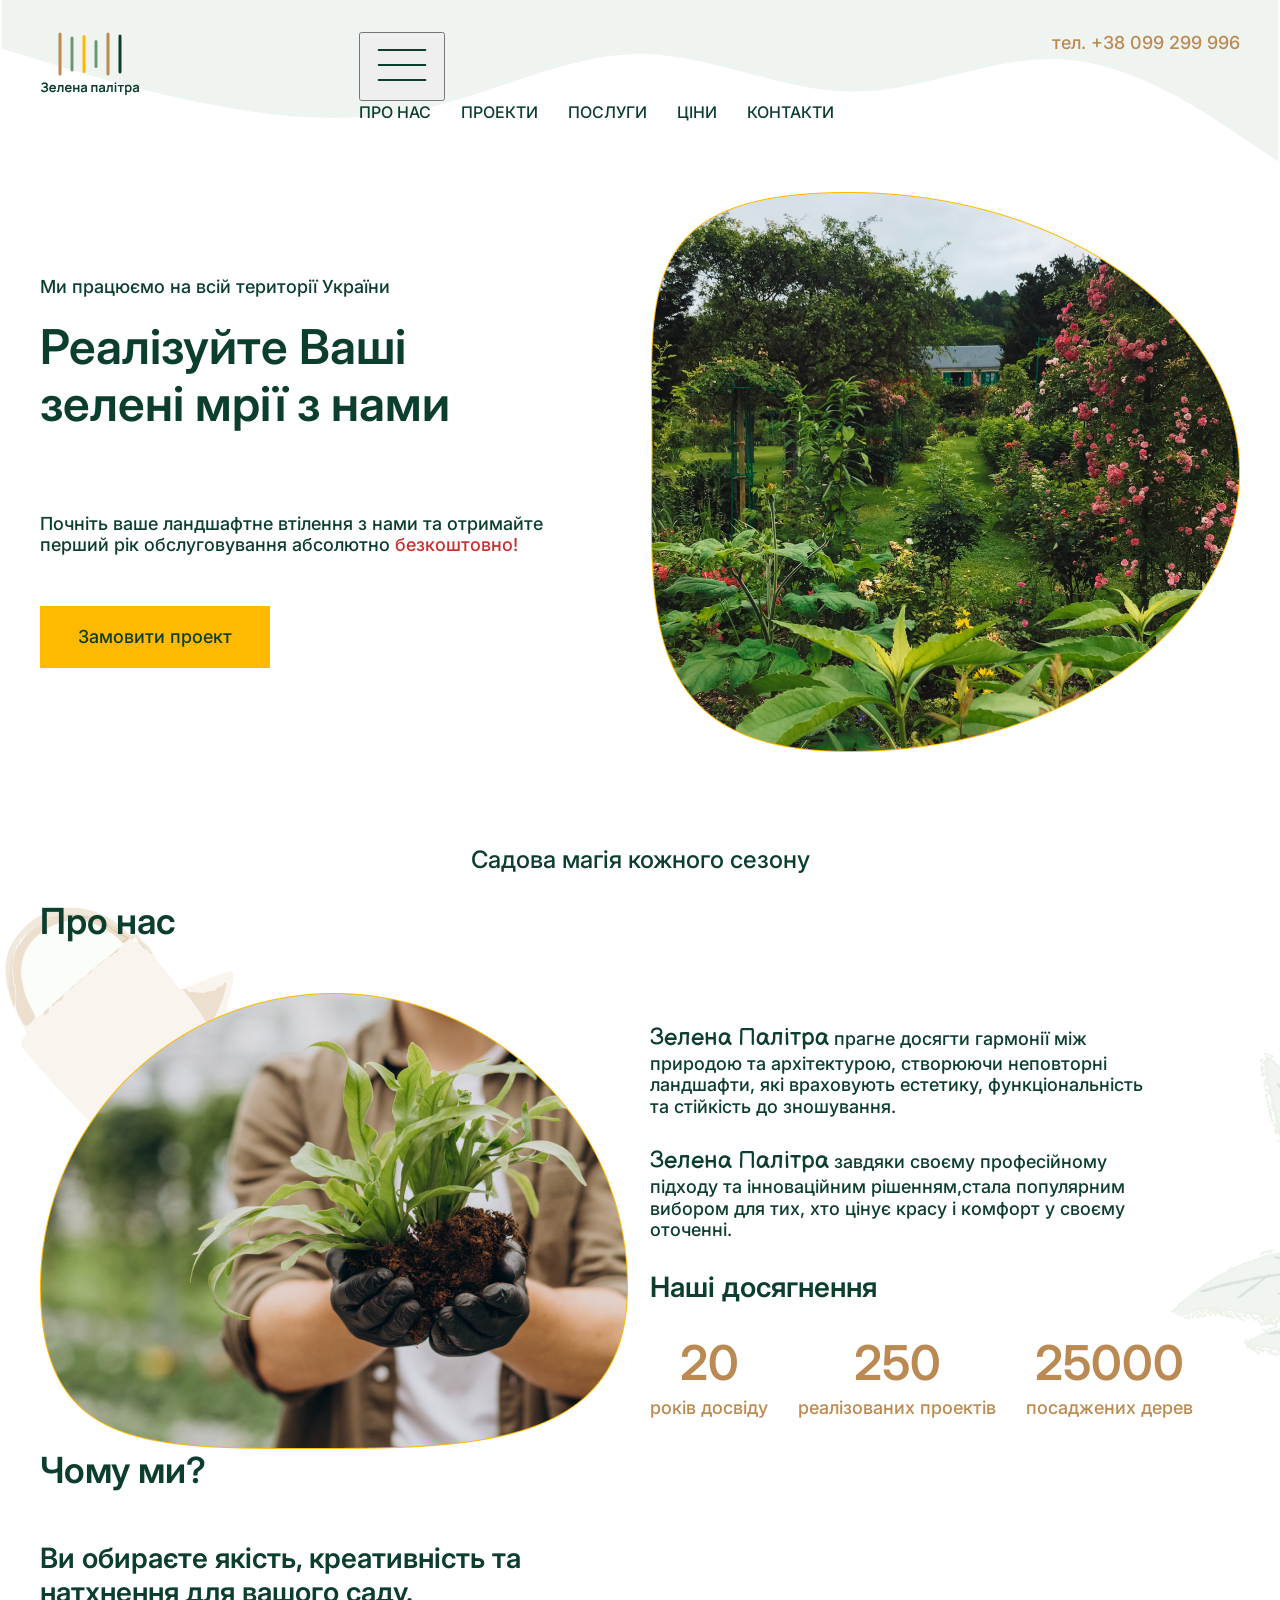
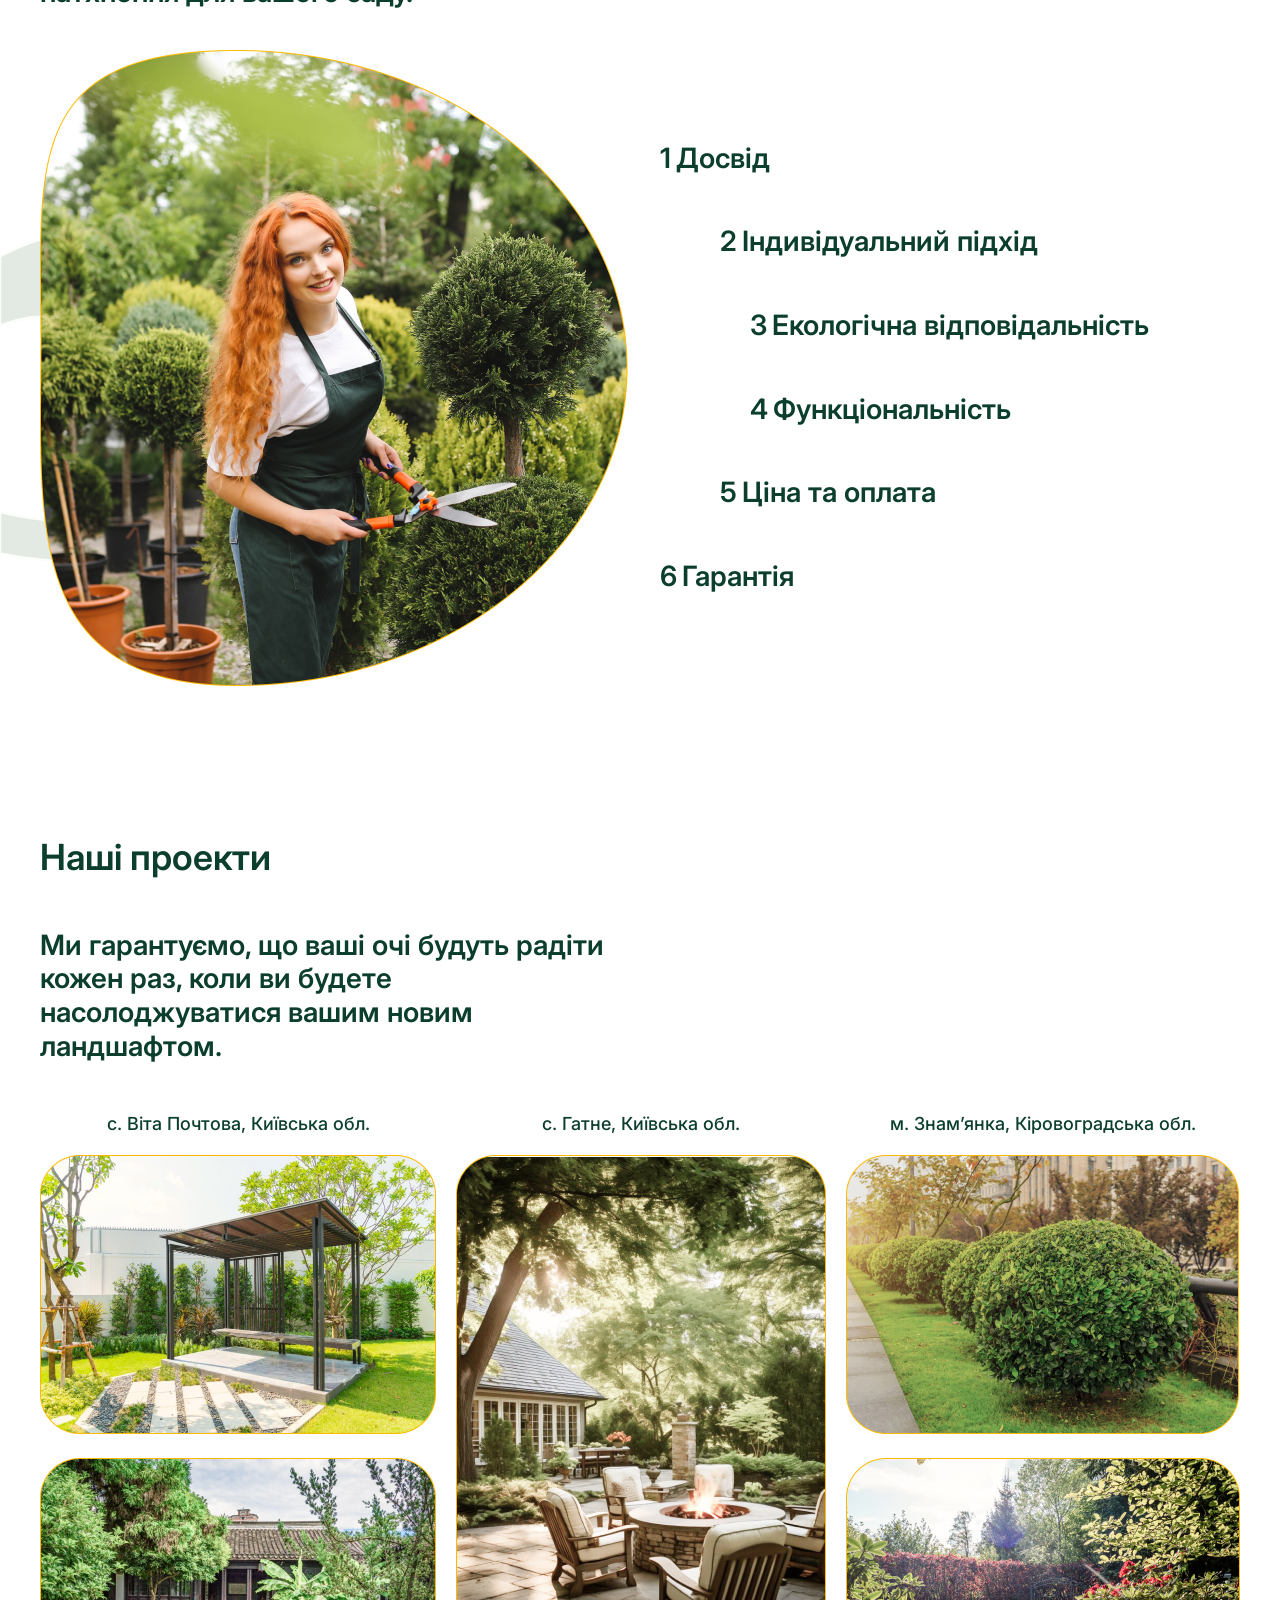
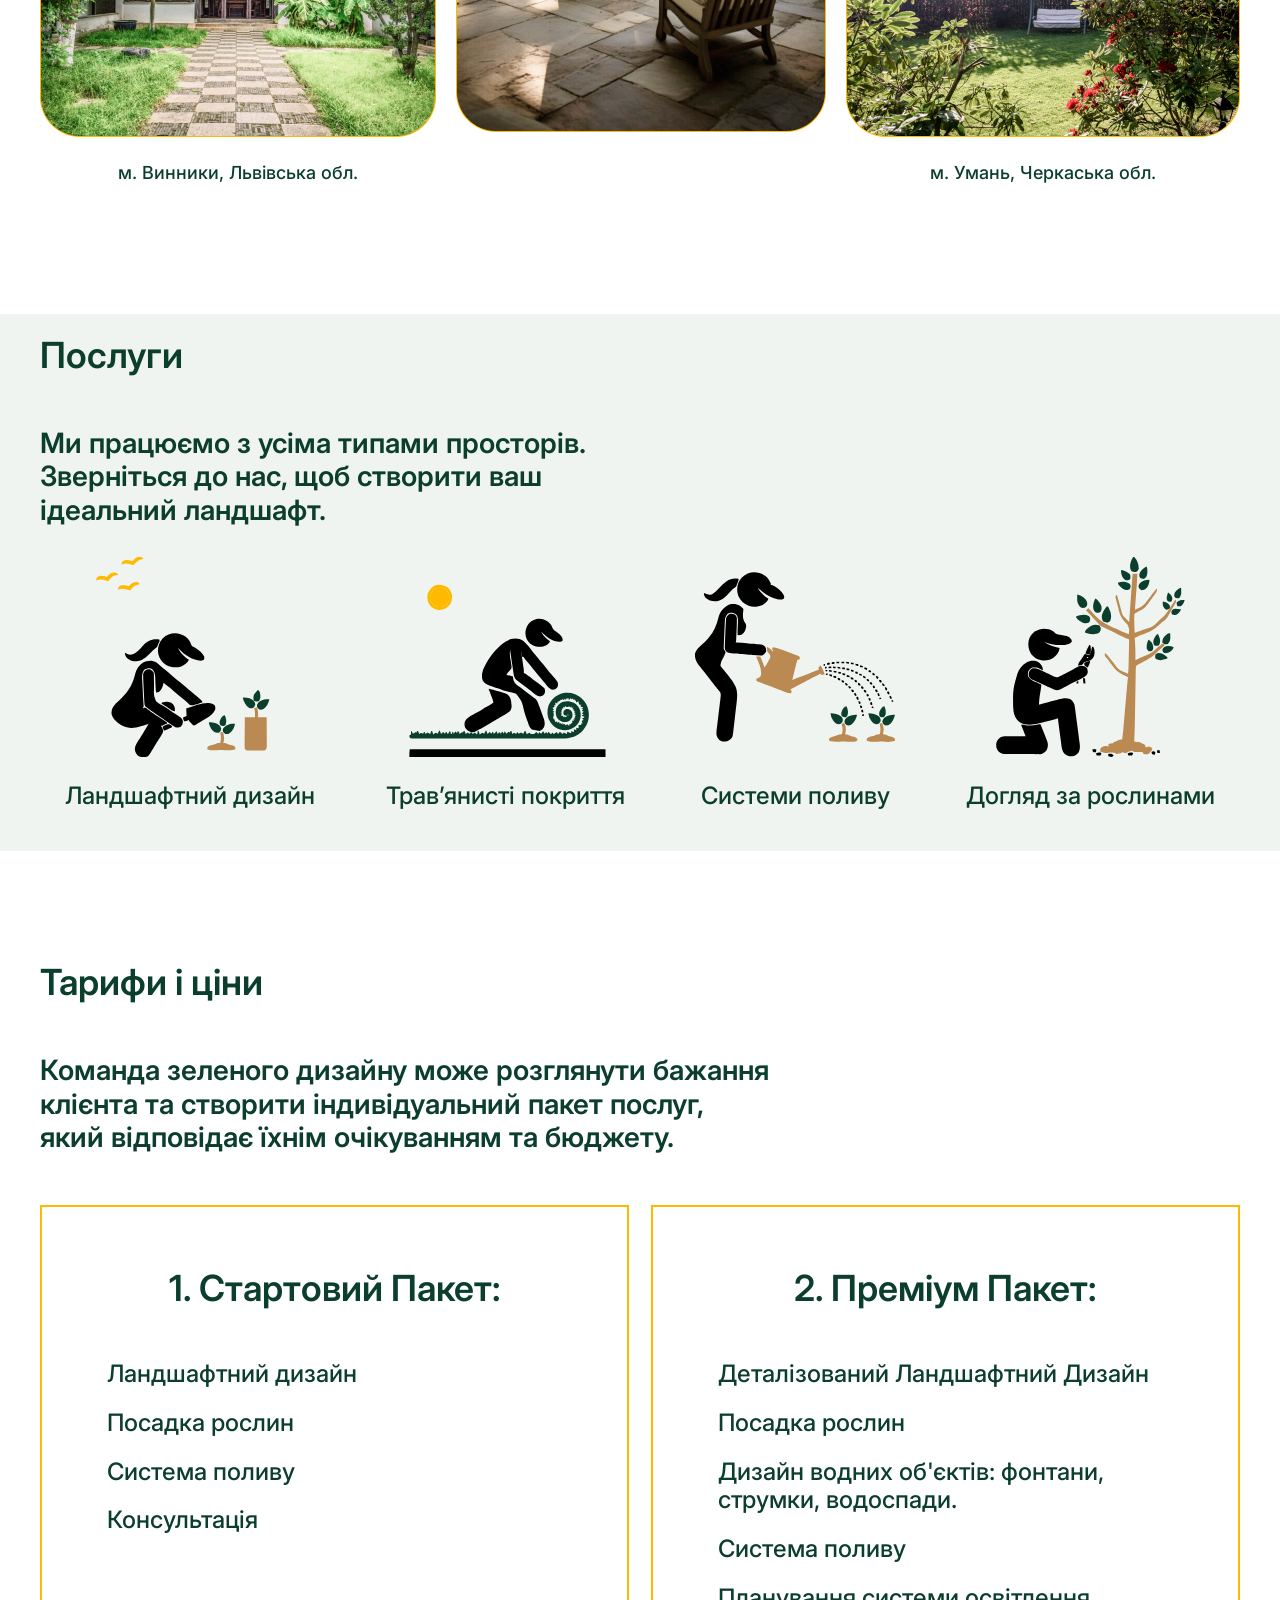
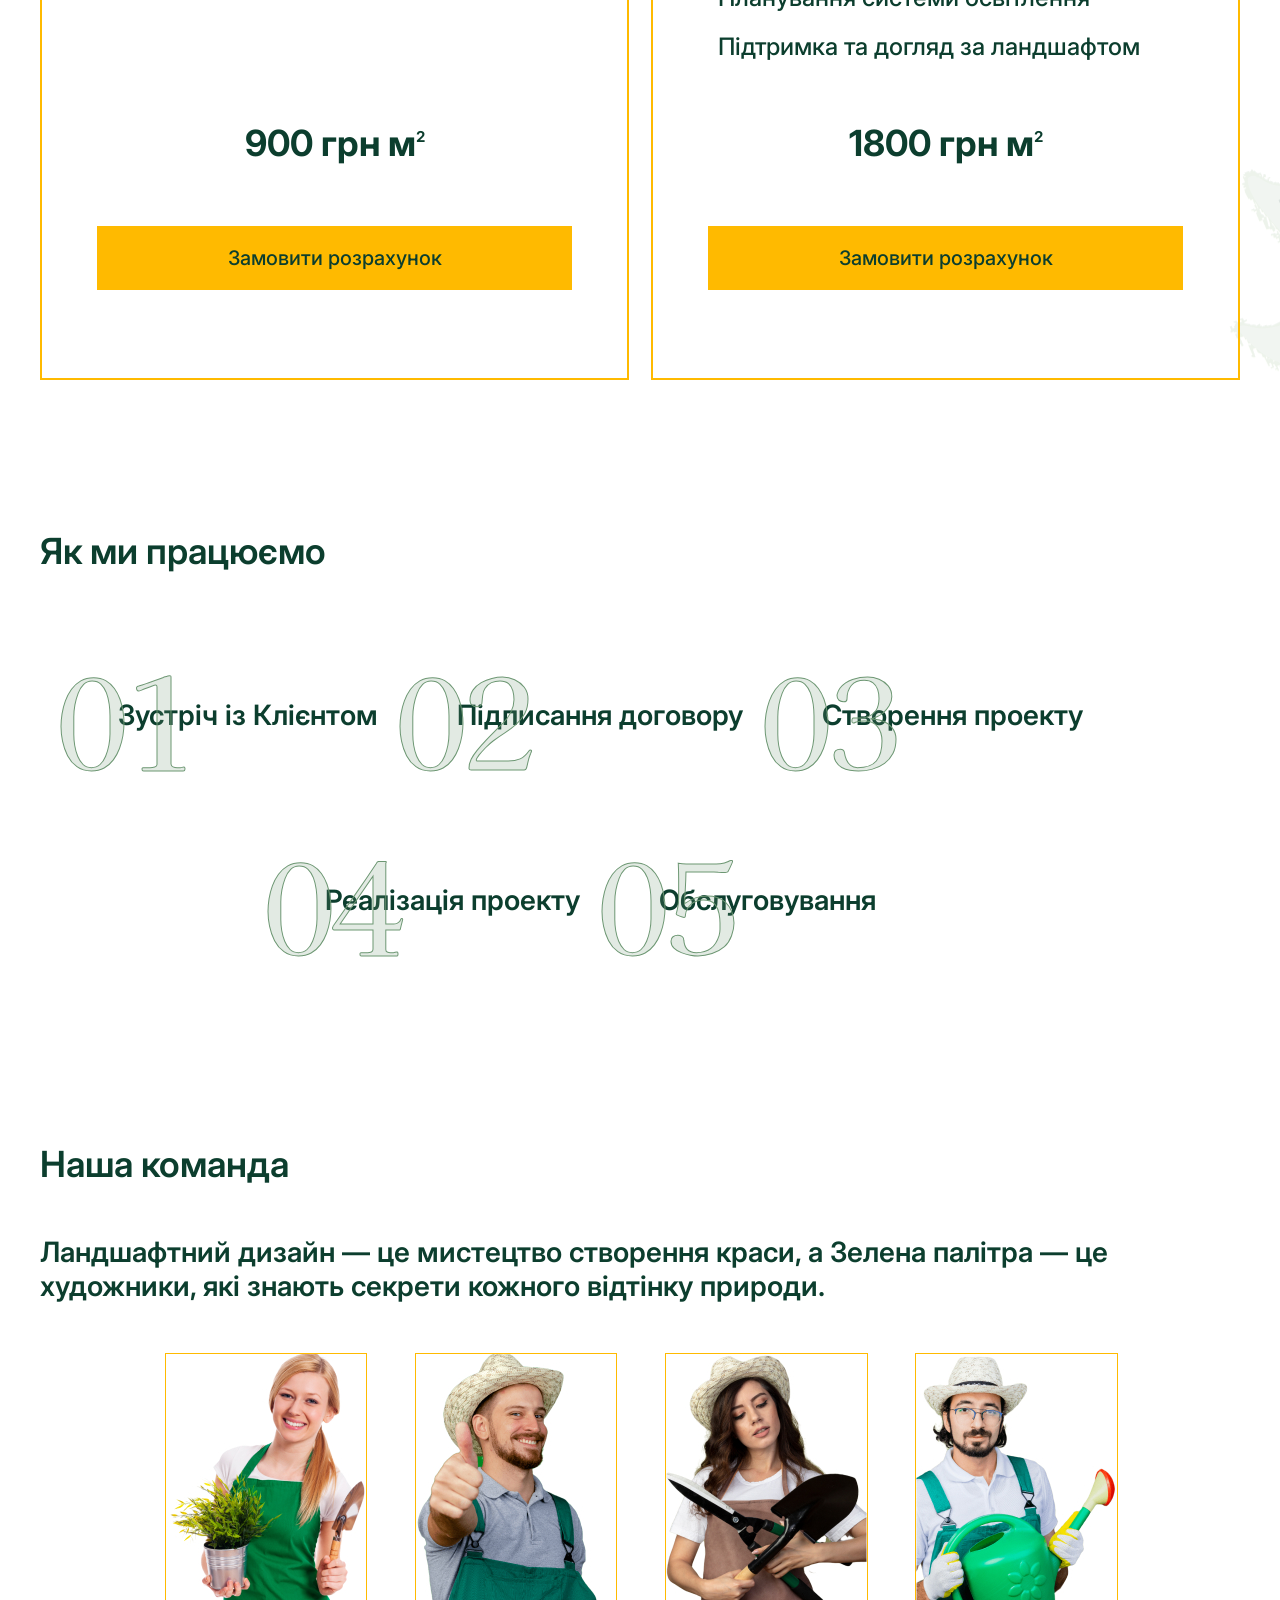
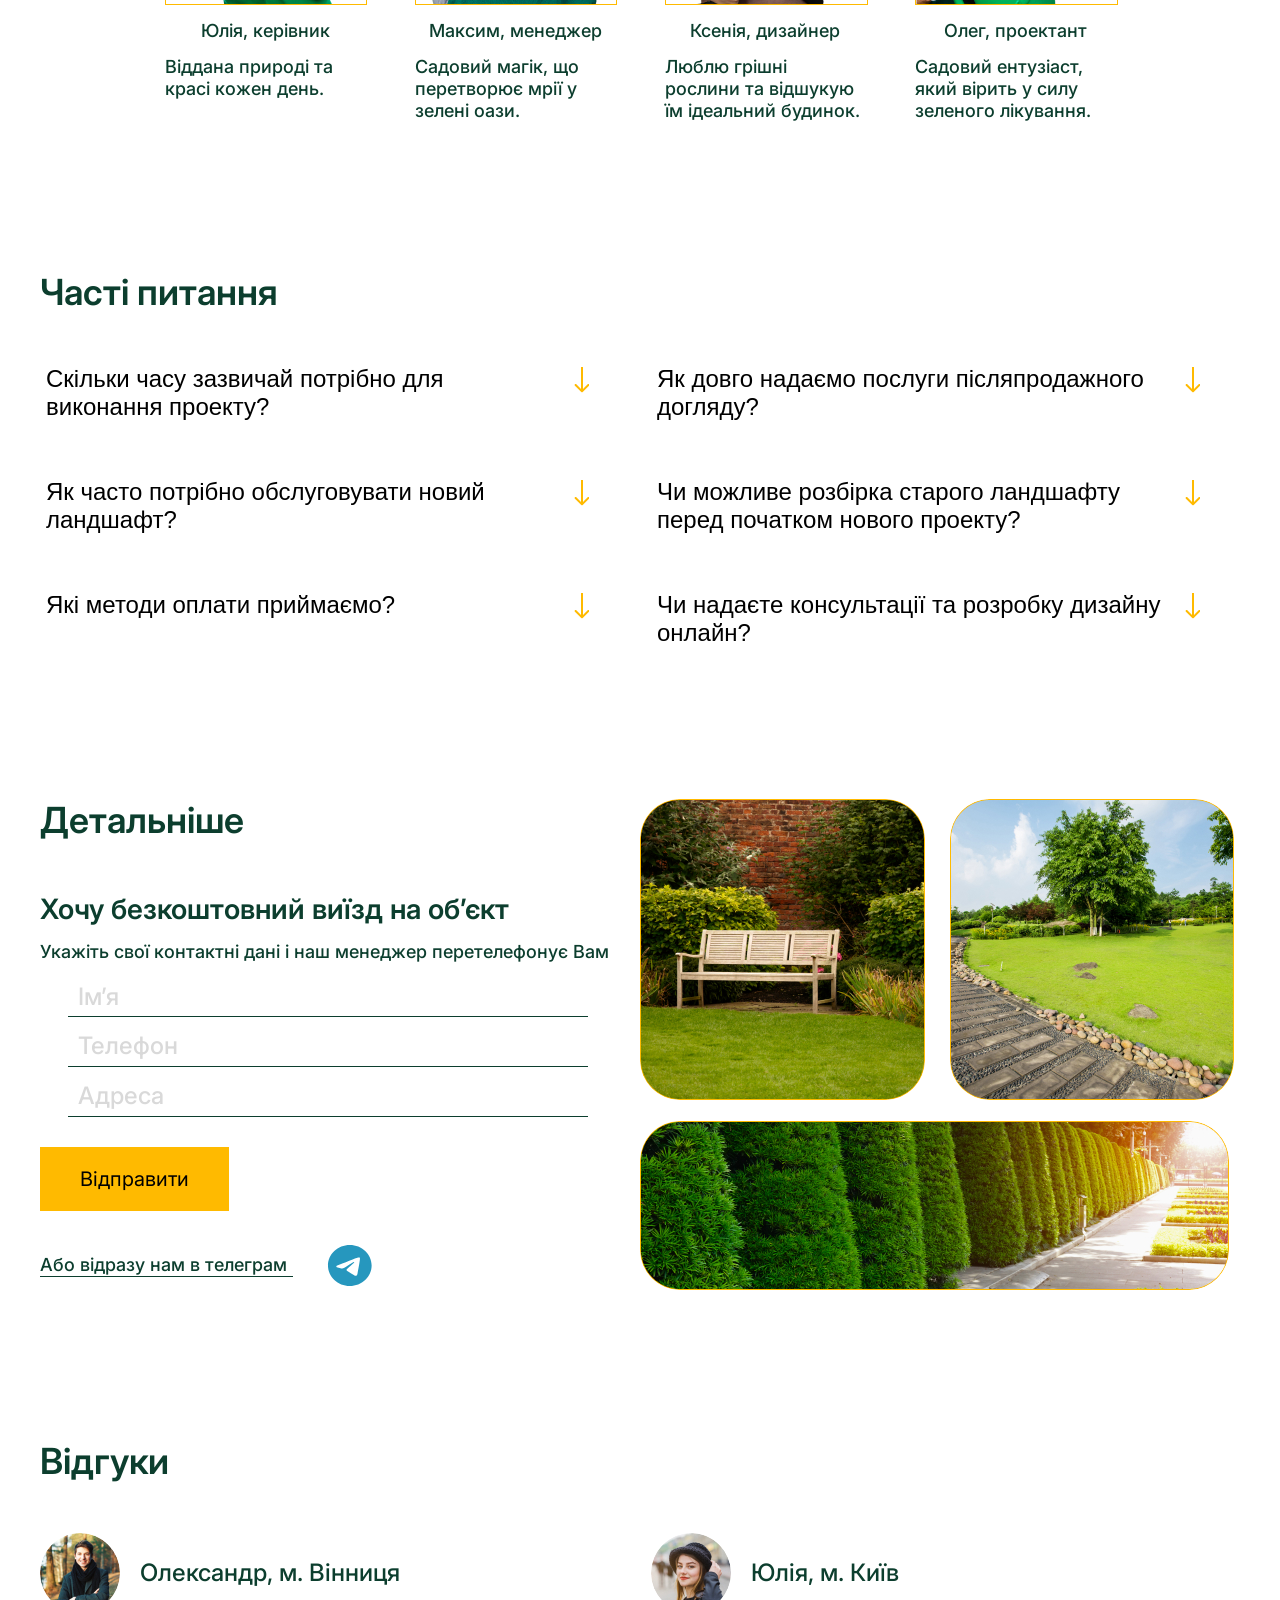
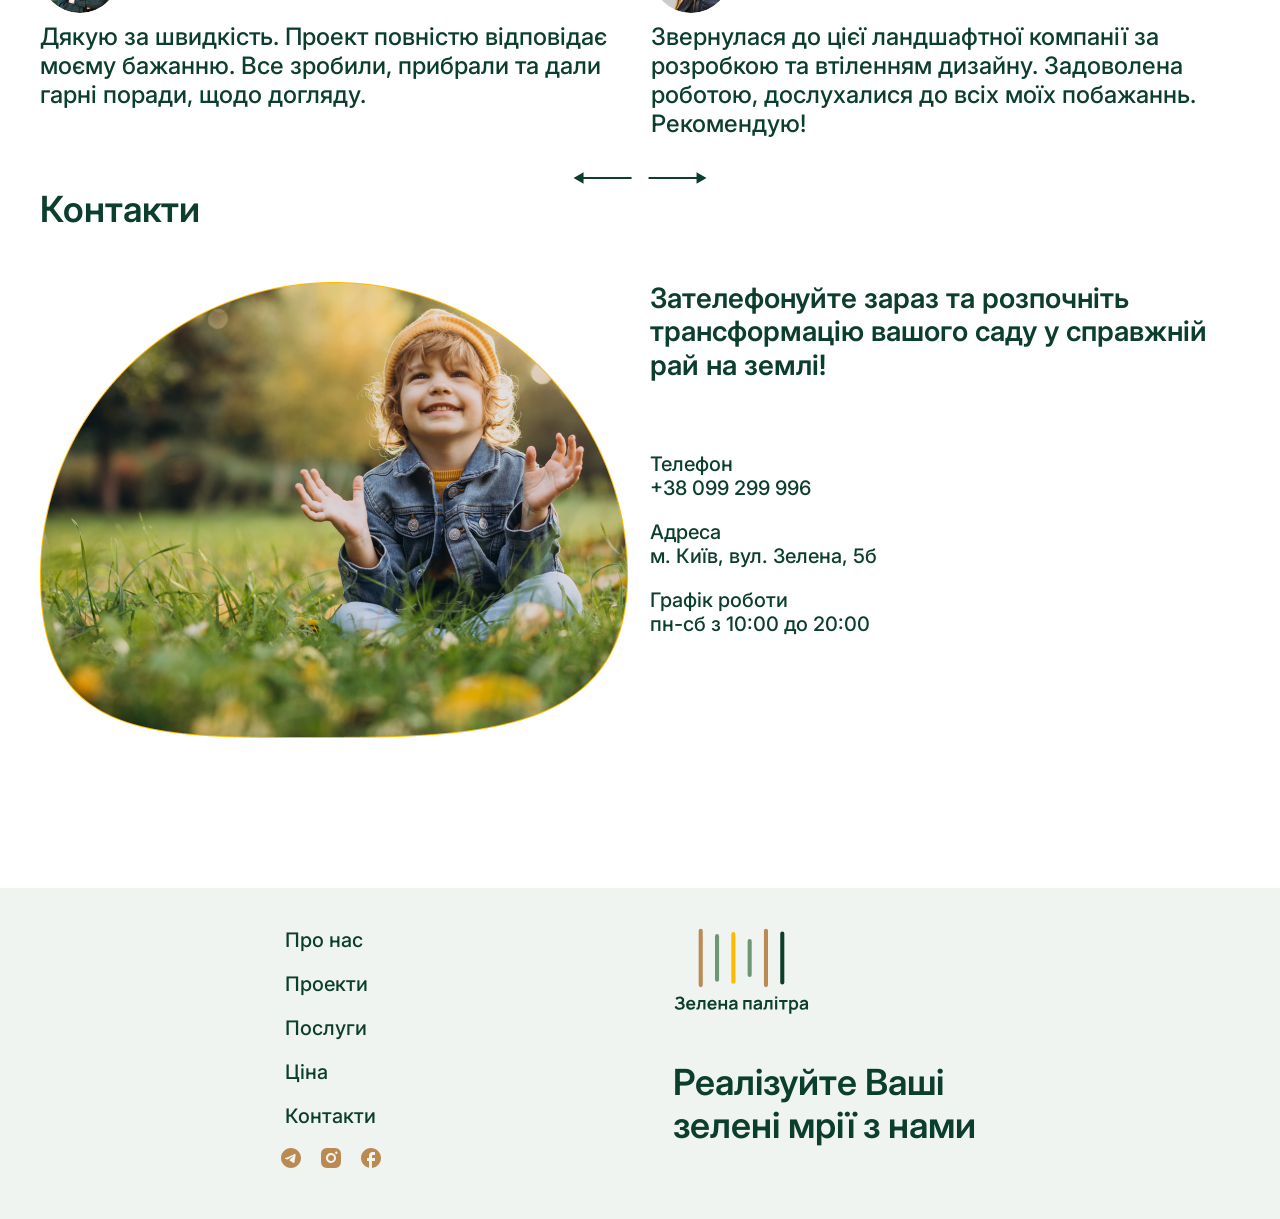
<file: index.html>
<!DOCTYPE html>
<html lang="uk">
  <head>
    <meta charset="UTF-8" />
    <meta name="viewport" content="width=device-width, initial-scale=1.0" />
    <link rel="stylesheet" href="css/reset.css" />
    <link
      rel="stylesheet"
      href="https://cdn.jsdelivr.net/npm/swiper@11/swiper-bundle.min.css"
    />
    <link rel="stylesheet" href="css/style.css" />
    <title>Зелена мрія</title>
    <link rel="preconnect" href="https://fonts.googleapis.com" />
    <link rel="preconnect" href="https://fonts.gstatic.com" crossorigin />
    <link
      href="https://fonts.googleapis.com/css2?family=Balsamiq+Sans&family=Inter:ital,opsz,wght@0,14..32,100..900;1,14..32,100..900&family=Kaisei+Decol&family=Manrope:wght@200..800&display=swap"
      rel="stylesheet"
    />
  </head>
  <body>
    <header class="header headersection-mb">
      <div class="container">
        <div class="header__inner">
          <div class="header-top">
            <a class="logo" href="#">
              <img
                class="logo__img"
                src="images/logo.svg"
                alt="логотип Зелена палітра"
              />
            </a>
            <nav class="menu">
              <button class="menu__btn">
                <svg width="70" height="60" viewBox="0 0 70 60" fill="none" xmlns="http://www.w3.org/2000/svg">
                  <path d="M11.6667 15H58.3333M11.6667 30H58.3333M11.6667 45H58.3333" stroke="#0C3E2E" stroke-width="2" stroke-linecap="round" stroke-linejoin="round" />
                </svg>
              </button>
              <ul class="menu__list">
                <li class="menu__item">
                  <a href="#" class="menu__link">Про нас</a>
                </li>
                <li class="menu__item">
                  <a href="#" class="menu__link">Проекти</a>
                </li>
                <li class="menu__item">
                  <a href="#" class="menu__link">Послуги</a>
                </li>
                <li class="menu__item">
                  <a href="#" class="menu__link">Ціни</a>
                </li>
                <li class="menu__item">
                  <a href="#" class="menu__link">Контакти</a>
                </li>
              </ul>
            </nav>
            <a class="phone" href="tel:+38099299996">тел. +38 099 299 996</a>
          </div>

          <div class="header-content">
            <div class="header-content__inner">
              <div class="header-content__box">
                <p class="header-content__text">
                  Ми працюємо на всій території України
                </p>
                <h1 class="header-content__title">
                  Реалізуйте Ваші зелені мрії з нами
                </h1>
                <p class="header-content__text">
                  Почніть ваше ландшафтне втілення з нами та отримайте перший
                  рік обслуговування абсолютно <span>безкоштовно!</span>
                </p>
                <a class="header-content__btn" href="#">Замовити проект</a>
              </div>
              <img
                class="header-content__img"
                src="images/header-top.png"
                alt=""
              />
            </div>
          </div>
          <p class="header__text">Садова магія кожного сезону</p>
        </div>
      </div>
    </header>
    
    <main class="main">
      <section class="aboutsection-mb">
        <div class="container">
          <h2 class="title">Про нас</h2>
          <div class="about__inner">
            <img class="about__inner-img" src="images/about-img.png" alt="" />
            <div class="about__inner-box">
              <p class="about__inner-text">
                <span>Зелена Палітра</span> прагне досягти гармонії між природою
                та архітектурою, створюючи неповторні ландшафти, які враховують
                естетику, функціональність та стійкість до зношування.
              </p>
              <p class="about__inner-text">
                <span>Зелена Палітра</span> завдяки своєму професійному підходу
                та інноваційним рішенням,стала популярним вибором для тих, хто
                цінує красу і комфорт у своєму оточенні.
              </p>
              <h3 class="about__inner-title">Наші досягнення</h3>
              <dl class="about__inner-list">
                <div>
                  <dt>20</dt>
                  <dd>років досвіду</dd>
                </div>
                <div>
                  <dt>250</dt>
                  <dd>реалізованих проектів</dd>
                </div>
                <div>
                  <dt>25000</dt>
                  <dd>посаджених дерев</dd>
                </div>
              </dl>
            </div>
          </div>
        </div>
      </section>
      <section class="why section-mb">
        <div class="container">
          <h2 class="title">Чому ми?</h2>
          <p class="why__text">
            Ви обираєте якість, креативність та натхнення для вашого саду.
          </p>
          <div class="why__inner">
            <img class="why-img" src="images/why-img.png" alt="" />
            <ol class="why__inner-list">
              <li class="why_inner-item">Досвід</li>
              <li class="why_inner-item pl--60">Індивідуальний підхід</li>
              <li class="why_inner-item pl--90">Екологічна відповідальність</li>
              <li class="why_inner-item pl--90">Функціональність</li>
              <li class="why_inner-item pl--60">Ціна та оплата</li>
              <li class="why_inner-item">Гарантія</li>
            </ol>
          </div>
        </div>
      </section>
      <section class="projects section-ms">
        <div class="container">
          <h2 class="title">Наші проекти</h2>
          <p class="projects__text">
            Ми гарантуємо, що ваші очі будуть радіти кожен раз, коли ви будете
            насолоджуватися вашим новим ландшафтом.
          </p>
          <div class="projecrts__gallery">
            <div class="projecrts__gallery-item">
              <p class="projecrts__gallery-text">
                с. Віта Почтова, Київська обл.
              </p>
              <img
                class="projecrts__gallery-img"
                src="images/gallery/1.png"
                alt=""
              />
            </div>

            <div class="projecrts__gallery-item gallery--item">
              <p class="projecrts__gallery-text">с. Гатне, Київська обл.</p>
              <img
                class="projecrts__gallery-img"
                src="images/gallery/2.png"
                alt=""
              />
            </div>

            <div class="projecrts__gallery-item">
              <p class="projecrts__gallery-text">
                м. Знам’янка, Кіровоградська обл.
              </p>
              <img
                class="projecrts__gallery-img"
                src="images/gallery/3.png"
                alt=""
              />
            </div>

            <div class="projecrts__gallery-item">
              <img
                class="projecrts__gallery-img"
                src="images/gallery/4.png"
                alt=""
              />
              <p class="projecrts__gallery-text">м. Винники, Львівська обл.</p>
            </div>

            <div class="projecrts__gallery-item">
              <img
                class="projecrts__gallery-img"
                src="images/gallery/5.png"
                alt=""
              />
              <p class="projecrts__gallery-text">м. Умань, Черкаська обл.</p>
            </div>
          </div>
        </div>
      </section>
      <section class="services section-ms">
        <div class="container">
          <h2 class="title">Послуги</h2>
          <p class="services__text">
            Ми працюємо з усіма типами просторів. Зверніться до нас, щоб
            створити ваш ідеальний ландшафт.
          </p>
          <ul class="services__list">
            <li class="services__item">
              <img src="images/serv-1.svg" alt="" />
              <p class="services__item-text">Ландшафтний дизайн</p>
            </li>

            <li class="services__item">
              <img src="images/serv-2.svg" alt="" />
              <p class="services__item-text">Трав’янисті покриття</p>
            </li>

            <li class="services__item">
              <img src="images/serv-3.svg" alt="" />
              <p class="services__item-text">Системи поливу</p>
            </li>

            <li class="services__item">
              <img src="images/serv-4.svg" alt="" />
              <p class="services__item-text">Догляд за рослинами</p>
            </li>
          </ul>
        </div>
      </section>
      <section class="prices section-mb">
        <div class="container">
          <h2 class="title">Тарифи і ціни</h2>
          <p class="prices__text">
            Команда зеленого дизайну може розглянути бажання клієнта та створити
            індивідуальний пакет послуг, який відповідає їхнім очікуванням та
            бюджету.
          </p>
          <div class="prices__box">
            <ul class="prices__list">
              <li class="prices__item-first">1. Стартовий Пакет:</li>
              <li class="prices__item">Ландшафтний дизайн</li>
              <li class="prices__item">Посадка рослин</li>
              <li class="prices__item">Система поливу</li>
              <li class="prices__item">Консультація</li>
              <li class="prices__item-sum">900 грн м<sub>2</sub></li>
              <li class="prices__item-btninner">
                <a class="prices__item-btn" href="#">Замовити розрахунок </a>
              </li>
            </ul>

            <ul class="prices__list">
              <li class="prices__item-first">2. Преміум Пакет:</li>
              <li class="prices__item">Деталізований Ландшафтний Дизайн</li>
              <li class="prices__item">Посадка рослин</li>
              <li class="prices__item">
                Дизайн водних об'єктів: фонтани, струмки, водоспади.
              </li>
              <li class="prices__item">Система поливу</li>
              <li class="prices__item">Планування системи освітлення</li>
              <li class="prices__item">Підтримка та догляд за ландшафтом</li>
              <li class="prices__item-sum">1800 грн м<sub>2</sub></li>
              <li class="prices__item-btninner">
                <a class="prices__item-btn" href="#">Замовити розрахунок </a>
              </li>
            </ul>
          </div>
        </div>
      </section>
      <section class="work section-mb">
        <div class="container">
          <h2 class="title">Як ми працюємо</h2>
          <ol class="work__list">
            <li class="work__item">Зустріч із Клієнтом</li>
            <li class="work__item">Підписання договору</li>
            <li class="work__item">Створення проекту</li>
            <li class="work__item">Реалізація проекту</li>
            <li class="work__item">Обслуговування</li>
          </ol>
        </div>
      </section>
      <section class="team section-mb">
        <div class="container">
          <h2 class="title">Наша команда</h2>
          <p class="team__text">
            Ландшафтний дизайн — це мистецтво створення краси, а Зелена палітра
            — це художники, які знають секрети кожного відтінку природи.
          </p>
          <div class="team__inner">
            <div class="team__list">
              <div class="team__item">
                <img class="team__item-img" src="images/team-1.jpg" alt="" />
                <p class="team__item-name">Юлія, керівник</p>
                <p class="team__item-descr">
                  Віддана природі та красі кожен день.
                </p>
              </div>
              <div class="team__item">
                <img class="team__item-img" src="images/team-2.jpg" alt="" />
                <p class="team__item-name">Максим, менеджер</p>
                <p class="team__item-descr">
                  Садовий магік, що перетворює мрії у зелені оази.
                </p>
              </div>
              <div class="team__item">
                <img class="team__item-img" src="images/team-3.jpg" alt="" />
                <p class="team__item-name">Ксенія, дизайнер</p>
                <p class="team__item-descr">
                  Люблю грішні рослини та відшукую їм ідеальний будинок.
                </p>
              </div>
              <div class="team__item">
                <img class="team__item-img" src="images/team-4.jpg" alt="" />
                <p class="team__item-name">Олег, проектант</p>
                <p class="team__item-descr">
                  Садовий ентузіаст, який вірить у силу зеленого лікування.
                </p>
              </div>
            </div>
          </div>
        </div>
      </section>
      <section class="questions section-ms">
        <div class="container">
          <h2 class="title">Часті питання</h2>
          <div class="questions__accordeon accordeon">
            <div class="accordeon__item">
              <button class="accordeon__title">
                Скільки часу зазвичай потрібно для виконання проекту?
              </button>
              <p class="accordeon__descr">
                Lorem ipsum dolor sit amet consectetur adipisicing elit. Ullam,
                sint?
              </p>
            </div>

            <div class="accordeon__item">
              <button class="accordeon__title">
                Як часто потрібно обслуговувати новий ландшафт?
              </button>
              <p class="accordeon__descr">
                Lorem ipsum dolor sit amet consectetur adipisicing elit. Ullam,
                sint?
              </p>
            </div>

            <div class="accordeon__item">
              <button class="accordeon__title">
                Які методи оплати приймаємо?
              </button>
              <p class="accordeon__descr">
                Lorem ipsum dolor sit amet consectetur adipisicing elit. Ullam,
                sint?
              </p>
            </div>

            <div class="accordeon__item">
              <button class="accordeon__title">
                Як довго надаємо послуги післяпродажного догляду?
              </button>
              <p class="accordeon__descr">
                Lorem ipsum dolor sit amet consectetur adipisicing elit. Ullam,
                sint?
              </p>
            </div>

            <div class="accordeon__item">
              <button class="accordeon__title">
                Чи можливе розбірка старого ландшафту перед початком нового
                проекту?
              </button>
              <p class="accordeon__descr">
                Lorem ipsum dolor sit amet consectetur adipisicing elit. Ullam,
                sint?
              </p>
            </div>

            <div class="accordeon__item">
              <button class="accordeon__title">
                Чи надаєте консультації та розробку дизайну онлайн?
              </button>
              <p class="accordeon__descr">
                Lorem ipsum dolor sit amet consectetur adipisicing elit. Ullam,
                sint?
              </p>
            </div>
          </div>
        </div>
      </section>
      <section class="contact-form section-mb">
        <div class="container">
          <div class="contact-form__inner">
            <div class="contact-form__content">
              <h2 class="title">Детальніше</h2>
              <p class="contact-form__text">
                Хочу безкоштовний виїзд на об’єкт
              </p>
              <form class="form" action="#">
                <p class="form__text">
                  Укажіть свої контактні дані і наш менеджер перетелефонує Вам
                </p>
                <input class="form__input" type="text" placeholder="Ім’я" />
                <input class="form__input" type="phone" placeholder="Телефон" />
                <input class="form__input" type="text" placeholder="Адреса" />
                <button class="form__btn" type="submit">Відправити</button>
              </form>
              <a class="form__link" href="#"
                ><span>Або відразу нам в телеграм</span>
                <img src="images/telegram.svg" alt=""
              /></a>
            </div>
            <div class="contact-form__images">
              <img class="contact-form__img" src="images/form-1.jpg" alt="" />
              <img class="contact-form__img" src="images/form-2.jpg" alt="" />
              <img
                class="contact-form__img contact-form__img-mod"
                src="images/form-3.jpg"
                alt=""
              />
            </div>
          </div>
        </div>
      </section>
      <section class="reviews">
        <div class="container">
          <h2 class="title">Відгуки</h2>
          <div class="reviews-slider swiper">
            <div class="swiper-wrapper">
              
              <div class="swiper-slide reviews__item">
                <p class="reviews__item-name">
                  <img class="reviews__item-photo" src="images/rev-1.jpg" alt="">Олександр, м. Вінниця
                </p>
                <p class="reviews__item-text">Дякую за швидкість. Проект повністю відповідає моєму бажанню. Все зробили, прибрали та дали гарні поради, щодо догляду.</p>
              </div>
              <div class="swiper-slide reviews__item">
                <p class="reviews__item-name">
                  <img class="reviews__item-photo" src="images/rev-2.jpg" alt="">Юлія, м. Київ
                </p>
                <p class="reviews__item-text">Звернулася до цієї ландшафтної компанії за розробкою та втіленням дизайну. Задоволена роботою, дослухалися до всіх моїх побажаннь. Рекомендую!</p>
              </div>
              <div class="swiper-slide reviews__item">
                <p class="reviews__item-name">
                  <img class="reviews__item-photo" src="images/rev-3.jpg" alt="">Ігор, м. Чернігів
                </p>
                <p class="reviews__item-text">Дякую за швидкість. Проект повністю відповідає моєму бажанню. Все зробили, прибрали та дали гарні поради, щодо догляду.</p>
              </div>
              <div class="swiper-slide reviews__item">
                <p class="reviews__item-name">
                  <img class="reviews__item-photo" src="images/rev-4.jpg" alt="">Катерина, м. Хмельницьк
                </p>
                <p class="reviews__item-text">Звернулася до цієї ландшафтної компанії за розробкою та втіленням дизайну. Задоволена роботою, дослухалися до всіх моїх побажаннь. Рекомендую!</p>
              </div>
              <div class="swiper-slide reviews__item">
                <p class="reviews__item-name">
                  <img class="reviews__item-photo" src="images/rev-5.jpg" alt="">Микола, м. Черкаси
                </p>
                <p class="reviews__item-text">Дякую за швидкість. Проект повністю відповідає моєму бажанню. Все зробили, прибрали та дали гарні поради, щодо догляду.</p>
              </div>
              <div class="swiper-slide reviews__item">
                <p class="reviews__item-name">
                  <img class="reviews__item-photo" src="images/rev-6.jpg" alt="">Анна, м. Київ
                </p>
                <p class="reviews__item-text">Звернулася до цієї ландшафтної компанії за розробкою та втіленням дизайну. Задоволена роботою, дослухалися до всіх моїх побажаннь. Рекомендую!</p>
              </div>
            </div>
            <div class="reviews__item-next reviews__item-arrow">
              <img class="reviews__item-img" src="images/arrow-right.svg" alt="">
            </div>
            <div class="reviews__item-prev reviews__item-arrow">
              <img class="reviews__item-img" src="images/arrow-left.svg" alt="">
            </div>
          </div>
        </div>
      </section>
      <section class="contacts section-mb">
        <div class="container">
          <h2 class="title">Контакти</h2>
          <div class="contacts__inner">
            <img class="contacts__img" src="images/contacts.png" alt="" />
            <div class="contacts__content">
              <p class="contacts__text">
                Зателефонуйте зараз та розпочніть трансформацію вашого саду у
                справжній рай на землі!
              </p>
              <dl class="contacts__info">
                <dt>Телефон</dt>
                <dd><a href="tel:+38099299996">+38 099 299 996</a></dd>
                <dt>Адреса</dt>
                <dd>м. Київ, вул. Зелена, 5б</dd>
                <dt>Графік роботи</dt>
                <dd>пн-сб з 10:00 до 20:00</dd>
              </dl>
            </div>
          </div>
        </div>
      </section>
    </main>
    <footer class="footer">
      <div class="container">
        <div class="footer__inner">
          <div class="footer__left">
            <nav class="footer__menu">
              <ul class="footer__menu-list">
                <li class="footer__menu-item">
                  <a class="footer__menu-link" href="#">Про нас</a>
                </li>
                <li class="footer__menu-item">
                  <a class="footer__menu-link" href="#">Проекти</a>
                </li>
                <li class="footer__menu-item">
                  <a class="footer__menu-link" href="#">Послуги</a>
                </li>
                <li class="footer__menu-item">
                  <a class="footer__menu-link" href="#">Ціна</a>
                </li>
                <li class="footer__menu-item">
                  <a class="footer__menu-link" href="#">Контакти</a>
                </li>
              </ul>
            </nav>
            <ul class="social__list">
              <li class="social__list-item">
                <a class="social__list-link" href="#">
                  <img src="images/telegram-ico.svg" alt="" />
                </a>
              </li>

              <li class="social__list-item">
                <a class="social__list-link" href="#">
                  <img src="images/instagram.svg" alt="" />
                </a>
              </li>

              <li class="social__list-item">
                <a class="social__list-link" href="#">
                  <img src="images/facebook.svg" alt="" />
                </a>
              </li>
            </ul>
          </div>
          <div class="footer__right">
            <a class="footer__logo" href="#">
              <img
                class="footer__logo"
                src="images/logo.svg"
                alt="логотип Зелена палітра"
              />
            </a>
            <p class="footer__text">Реалізуйте Ваші зелені мрії з нами</p>
          </div>
        </div>
      </div>
    </footer>
    
    <script src="https://cdn.jsdelivr.net/npm/swiper@11/swiper-bundle.min.js"></script>
    <script src="js/main.js"></script>
  </body>
</html>
</file>
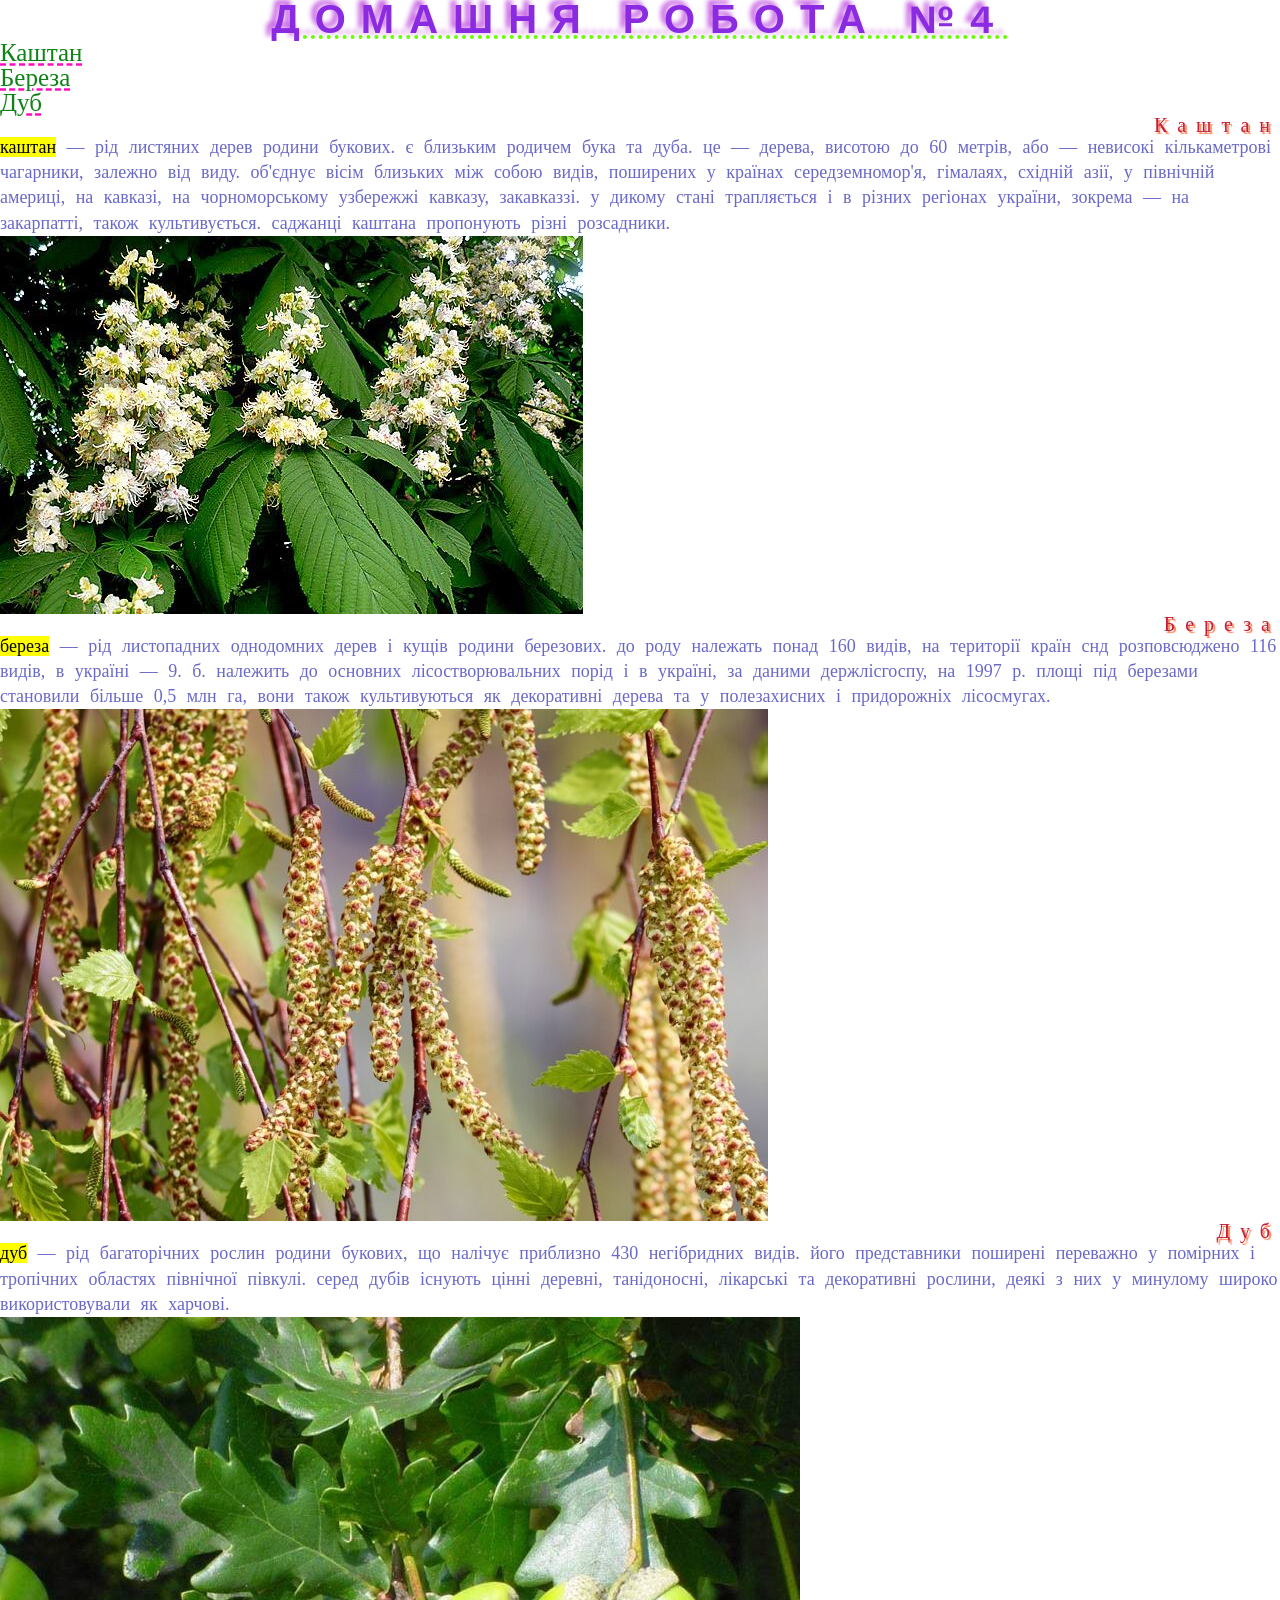
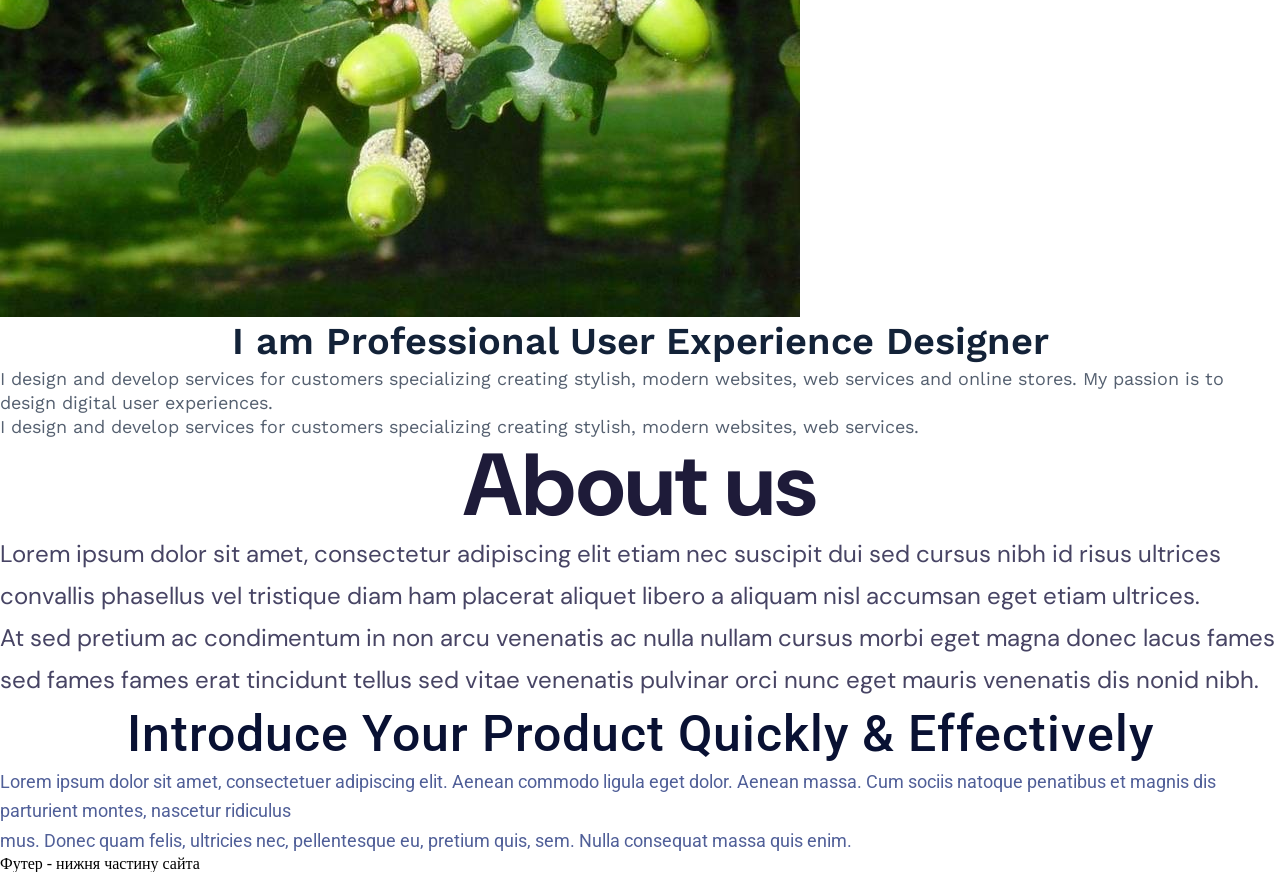
<file: lesson_04/index.html>
<!DOCTYPE html>
<html lang="uk">
  <head>
    <meta charset="UTF-8" />
    <meta name="viewport" content="width=device-width, initial-scale=1.0" />
    <link rel="stylesheet" href="css/style.css" />
    <title>lesson_04</title>
  </head>
  <body>
    <header>
      <h1 class="home-work">Домашня робота №4</h1>
      <ul>
        <li><a class="link" href="#kashtan">Каштан</a></li>
        <li><a class="link" href="#bereza">Береза</a></li>
        <li><a class="link" href="#dub">Дуб</a></li>
      </ul>
    </header>
    <main>
      <div>
        <h2 class="title" id="kashtan">Каштан</h2>
        <p class="text">
          <mark>Каштан</mark> — рід листяних дерев родини букових. Є близьким
          родичем бука та дуба. Це — дерева, висотою до 60 метрів, або —
          невисокі кількаметрові чагарники, залежно від виду. Об'єднує вісім
          близьких між собою видів, поширених у країнах Середземномор'я,
          Гімалаях, Східній Азії, у Північній Америці, на Кавказі, на
          Чорноморському узбережжі Кавказу, Закавказзі. У дикому стані
          трапляється і в різних регіонах України, зокрема — на Закарпатті,
          також культивується. Саджанці каштана пропонують різні розсадники.
        </p>
        <img class="image" src="img/kashtan.jpg" alt="дерево каштан" />
      </div>
      <div>
        <h2 class="title" id="bereza">Береза</h2>
        <p class="text">
          <mark>Береза</mark> — рід листопадних однодомних дерев і кущів родини
          березових. До роду належать понад 160 видів, на території країн СНД
          розповсюджено 116 видів, в Україні — 9. Б. належить до основних
          лісостворювальних порід і в Україні, за даними Держлісгоспу, на 1997
          р. площі під березами становили більше 0,5 млн га, вони також
          культивуються як декоративні дерева та у полезахисних і придорожніх
          лісосмугах.
        </p>
        <img class="image" src="img/bereza.jpg" alt="дерево береза" />
      </div>
      <div>
        <h2 class="title" id="dub">Дуб</h2>
        <p class="text">
          <mark>Дуб</mark> — рід багаторічних рослин родини букових, що налічує
          приблизно 430 негібридних видів. Його представники поширені переважно
          у помірних і тропічних областях Північної півкулі. Серед дубів існують
          цінні деревні, танідоносні, лікарські та декоративні рослини, деякі з
          них у минулому широко використовували як харчові.
        </p>
        <img class="image" src="img/dub.jpg" alt="дерево дуб" />
      </div>
      <div>
        <h2 class="title-portfolio">
          I am Professional User Experience Designer
        </h2>
        <p class="text-portfolio">
          I design and develop services for customers specializing creating
          stylish, modern websites, web services and online stores. My passion
          is to design digital user experiences.
        </p>
        <p class="text-portfolio">
          I design and develop services for customers specializing creating
          stylish, modern websites, web services.
        </p>
      </div>
      <div>
        <h2 class="title-presentation">About us</h2>
        <p class="text-presentation">
          Lorem ipsum dolor sit amet, consectetur adipiscing elit etiam nec
          suscipit dui sed cursus nibh id risus ultrices convallis phasellus vel
          tristique diam ham placerat aliquet libero a aliquam nisl accumsan
          eget etiam ultrices.
        </p>
        <p class="text-presentation">
          At sed pretium ac condimentum in non arcu venenatis ac nulla nullam
          cursus morbi eget magna donec lacus fames sed fames fames erat
          tincidunt tellus sed vitae venenatis pulvinar orci nunc eget mauris
          venenatis dis nonid nibh.
        </p>
      </div>
      <h2 class="title-template">
        Introduce Your Product Quickly & Effectively
      </h2>
      <p class="text-template">
        Lorem ipsum dolor sit amet, consectetuer adipiscing elit. Aenean commodo
        ligula eget dolor. Aenean massa. Cum sociis natoque penatibus et magnis
        dis parturient montes, nascetur ridiculus
      </p>
      <p class="text-template">
        mus. Donec quam felis, ultricies nec, pellentesque eu, pretium quis,
        sem. Nulla consequat massa quis enim.
      </p>
    </main>
    <footer>
      <div>
        <p class="footer">Футер - нижня частину сайта</p>
      </div>
    </footer>
  </body>
</html>
</file>
<file: css/style.css>
html {
  box-sizing: border-box;
}
*,
*::before,
*::after {
  box-sizing: inherit;
}
a {
  text-decoration: none;
  color: inherit;
}

/* 
.kaisei-decol-regular {
  font-family: "Kaisei Decol", serif;
  font-weight: 400;
  font-style: normal;
}

// <uniquifier>: Use a unique and descriptive class name
// <weight>: Use a value from 200 to 800

.manrope-<uniquifier> {
  font-family: "Manrope", sans-serif;
  font-optical-sizing: auto;
  font-weight: <weight>;
  font-style: normal;
}

.balsamiq-sans-regular {
  font-family: "Balsamiq Sans", sans-serif;
  font-weight: 400;
  font-style: normal;
}

// <uniquifier>: Use a unique and descriptive class name
// <weight>: Use a value from 100 to 900

.inter-<uniquifier> {
  font-family: "Inter", sans-serif;
  font-optical-sizing: auto;
  font-weight: <weight>;
  font-style: normal;
} */

body {
  font-family: "Inter", sans-serif;
  color: #0c3e2e;
  font-size: 18px;
  font-weight: 500;
  line-height: 1.2;
}
.container {
  max-width: 1240px;
  margin: 0 auto;
  padding: 0 20px;
}

.title {
  font-weight: 600;
  font-size: 36px;
  margin-bottom: 50px;
}

.section-mb {
  margin-bottom: 150px;
}

.section-ms {
  margin-bottom: 110px;
}

.header {
  background-image: url(../images/header-bg.svg);
  background-repeat: no-repeat;
  background-position: top center;
  background-size: contain;
}

.header__inner {
  min-height: 100vh;
  display: flex;
  flex-direction: column;
  justify-content: space-between;
}

.header-top {
  display: flex;
  padding-top: 32px;
  justify-content: space-between;
}
.menu__list {
  display: flex;
  gap: 0 30px;
}

.menu__link {
  text-transform: uppercase;
  font-size: 16px;
}

.phone {
  color: #bb8a52;
}

.header-content__inner {
  display: flex;
  justify-content: space-between;
  gap: 0 22px;
  align-items: center;
}
.header-content__text {
  max-width: 510px;
}

.header-content__text span {
  color: #cc2e2e;
}
.header-content__title {
  font-weight: 600;
  font-size: 48px;
  margin: 20px 0 80px;
  max-width: 428px;
}

.header-content__btn {
  background-color: #ffba00;
  padding: 20px 38px;
  display: inline-block;
  font-style: 20px;
  margin-top: 50px;
}

.header__text {
  font-size: 24px;
  text-align: center;
  padding: 25px 0;
}

.main {
  background-image: url(../images/decor/Group\ bg.png);
  background-repeat: no-repeat;
  /* background-size: auto; */
  /* background-position: bottom center; */
}

.about__inner {
  display: flex;
  gap: 22px;
  align-items: center;
}

.about__inner-text {
  margin-bottom: 30px;
  max-width: 506px;
}
.about__inner-text span {
  font-family: "Balsamiq Sans", sans-serif;
  font-weight: 400;
  font-size: 24px;
}

.about__inner-title {
  font-weight: 600;
  font-size: 28px;
  margin-bottom: 30px;
}

.about__inner-list {
  display: flex;
  gap: 0 30px;
  color: #bb8a52;
  text-align: center;
}

.about__inner-list dt {
  font-weight: 600;
  font-size: 48px;
  margin-bottom: 5px;
}

.why__text {
  font-weight: 600;
  font-size: 28px;
  max-width: 583px;
  margin-bottom: 40px;
}

.why__inner {
  display: flex;
  align-items: center;
  gap: 0 22px;
}

.why__inner-list {
  list-style-type: none;
  counter-reset: my-counter;
  padding-left: 10px;
}

.why_inner-item::before {
  content: counter(my-counter);
  counter-increment: my-counter;
  padding-right: 5px;
}

.why_inner-item {
  font-weight: 600;
  font-size: 28px;
}

.why_inner-item + .why_inner-item {
  margin-top: 50px;
}

.why_inner-item.pl--60 {
  padding-left: 60px;
}

.why_inner-item.pl--90 {
  padding-left: 90px;
}

.projects__text {
  font-weight: 600;
  font-size: 28px;
  max-width: 593px;
  margin-bottom: 30px;
}

.projecrts__gallery {
  display: grid;
  gap: 20px;
  grid-template-columns: repeat(3, 1fr);
  grid-template-rows: repeat(2, 1fr);
}

.projecrts__gallery-text {
  text-align: center;
  padding: 20px 0;
}

.gallery--item {
  grid-area: span 2;
}

.services__text {
  max-width: 587px;
  font-weight: 600;
  font-size: 28px;
  margin-bottom: 30px;
}

.services {
  padding: 20px 0 40px;
  background-color: rgba(109, 151, 115, 0.1);
}

.services__list {
  padding: 0 25px;
  display: flex;
  text-align: center;
  justify-content: space-between;
  gap: 20px;
}

.services__item-text {
  font-size: 24px;
  padding-top: 20px;
}

.prices__text {
  max-width: 729px;
  font-weight: 600;
  font-size: 28px;
  margin-bottom: 50px;
}

.prices__box {
  display: flex;
  gap: 22px;
}

.prices__list {
  border: 2px solid #ffba00;
  padding: 60px 55px 88px;
  text-align: center;
  width: 100%;
  display: flex;
  flex-direction: column;
  justify-content: space-between;
}

.prices__item-first {
  font-weight: 600;
  font-size: 36px;
  margin-bottom: 40px;
}

.prices__item {
  font-size: 24px;
  max-width: 442px;
  text-align: left;
  margin: 10px;
}

.prices__item-sum {
  font-weight: 700;
  font-size: 36px;
  margin-bottom: 60px;
  margin-top: auto;
  display: flex;
  justify-content: center;
  align-items: flex-end;
  height: 94px;
}

.prices__item-sum sub {
  font-size: 15px;
  padding-bottom: 20px;
}

.prices__item-btn {
  padding: 20px 32px;
  background-color: #ffba00;
  display: block;
  font-size: 20px;
}

.work__list {
  list-style-type: none;
  counter-reset: my-counter;
  max-width: 1056px;
  display: flex;
  justify-content: center;
  flex-wrap: wrap;
  gap: 0 15px;
}

.work__item {
  font-weight: 600;
  font-size: 28px;
  position: relative;
  line-height: 185px;
  padding-left: 64px;
}

.work__item::before {
  content: counter(my-counter, decimal-leading-zero);
  counter-increment: my-counter;
  font-size: 128px;
  font-family: "Kaisei Decol", serif;
  color: rgba(109, 151, 115, 0.2);
  font-weight: 400;
  letter-spacing: -7px;
  position: absolute;
  left: 0;
  -webkit-text-stroke: 1px rgb(109, 151, 115);
}

.team__text {
  font-weight: 600;
  font-size: 28px;
  margin-bottom: 50px;
}

.team__list {
  display: flex;
  justify-content: center;
  gap: 0 50px;
}

.team__item {
  width: 200px;
}

.team__item-img {
  border: 1px solid #ffba00;
}
.team__item-name {
  padding: 10px 0 15px;
  text-align: center;
}

.accordeon {
  column-count: 2;
  gap: 0 22px;
}

.accordeon__item {
  margin-bottom: 40px;
}

.accordeon__title {
  margin-bottom: 15px;
  font-size: 24px;
  background: transparent;
  border: none;
  border-radius: 0;
  text-align: left;
  cursor: pointer;
  padding-right: 70px;
  position: relative;
  width: 100%;
}

.accordeon__title::after {
  content: "";
  position: absolute;
  background-image: url(../images/arrow-down.svg);
  width: 15px;
  height: 26px;
  top: 3px;
  right: 40px;
}

.accordeon__descr {
  display: none;
}

.contact-form__inner {
  display: grid;
  grid-template-columns: repeat(2, 1fr);
}

.contact-form__text {
  font-weight: 600;
  font-size: 28px;
  margin-bottom: 15px;
}

.form__text {
  margin-bottom: 15px;
}

.form__input {
  max-width: 520px;
  width: 100%;
  display: inline-block;
  border: none;
  border-bottom: 1px solid #0c3e2e;
  margin-bottom: 10px;
  padding: 5px 10px;
  margin-left: 28px;
  font-size: 24px;
  color: #0c3e2e;
  font-weight: 500;
  line-height: 1.2;
  font-family: "Inter", sans-serif;
}

.form__input::placeholder {
  font-size: 24px;
  color: #d9d9d9;
  font-weight: 500;
  line-height: 1.2;
  font-family: "Inter", sans-serif;
}

.form__btn {
  font-family: "Inter", sans-serif;
  background: #ffba00;
  display: inline-block;
  border: none;
  padding: 20px 40px;
  margin-top: 20px;
  margin-bottom: 30px;
  font-size: 20px;
  cursor: pointer;
}

.form__link {
  display: flex;
  align-items: center;
}

.form__link span {
  border-bottom: 1px solid #0c3e2e;
  padding-right: 6px;
}
.form__link img {
  margin-left: 31px;
}

.contact-form__img {
  border-radius: 40px;
}

.contact-form__images {
  display: grid;
  gap: 20px;
  grid-template-columns: repeat(2, 1fr);
}

.contact-form__img-mod {
  grid-column: 1 / -1;
}

.reviews-slider {
  padding-bottom: 50px;
}

.reviews__item-name {
  font-size: 24px;
  margin-bottom: 10px;
  display: flex;
  align-items: center;
}

.reviews__item-photo {
  width: 80px;
  height: 80px;
  border-radius: 50%;
  margin-right: 20px;
}

.reviews__item-text {
  font-size: 24px;
  max-width: 587px;
}

.reviews__item-arrow {
  position: absolute;
  bottom: 0;
  cursor: pointer;
}

.reviews__item-next {
  right: 50%;
  transform: translateX(67px);
}

.reviews__item-prev {
  left: 50%;
  transform: translateX(-67px);
}

.contacts__inner {
  display: flex;
  gap: 0 22px;
}

.contacts__text {
  font-weight: 600;
  font-size: 28px;
  max-width: 589px;
  margin-bottom: 70px;
}

.contacts__info {
  font-size: 20px;
}

.contacts__info dt {
  margin-top: 20px;
}

.footer {
  background-color: rgba(109, 151, 115, 0.1);
  padding: 40px 0 47px;
}

.footer__inner {
  display: flex;
  gap: 0 22px;
}

.footer__menu {
  font-size: 20px;

  .footer__menu-item {
    margin-bottom: 20px;
  }
}
.footer__left {
  width: 100%;
  display: flex;
  flex-direction: column;
  align-items: center;
}

.social__list {
  display: flex;
  gap: 0 20px;
}
.footer__right {
  width: 100%;
  padding-left: 30px;
}

.footer__logo img {
  width: 137px;
  height: 87px;
  margin-bottom: 42px;
}

.footer__text {
  font-weight: 600;
  font-size: 36px;
  max-width: 321px;
}

@media (max-width: 1000px) {
  .section-mb,
  .section-ms {
    margin-bottom: 100px;
  }
  .header-content__img {
    max-width: 470px;
  }
  .header-content__title {
    margin-bottom: 40px;
  }

  header-content__btn{
    margin-top: 40px;
  }
}

@media (max-width: 840px) {
  .header-content__img {
    max-width: 370px;
  }
  .header-content__title {
    font-size: 28px;
  }
  .menu__btn {
  border: none;
  background-color: transparent;
  padding: 0;

  }

  .menu__list {
    display: none;
  }

  .menu {
    order: -1;
  }

  .header {
    background-size: auto;
  }
}

@media (max-width: 768px) {
  .header-content__title {
    margin-bottom: 25px;
  }
  .header__text{
    display: none;
  }
}

@media (max-width: 360px) {
}
</file>
<file: lesson_04/css/style.css>
/* Підключення шрифтів*/

/*Google Fonts*/
/* @import url('https://fonts.googleapis.com/css2?family=DM+Sans:ital,opsz@0,9..40;1,9..40&display=swap');
@import url('https://fonts.googleapis.com/css2?family=DM+Sans:ital,opsz,wght@0,9..40,700;1,9..40,700&display=swap'); */

/* Google Fonts plugin */
@import url("https://fonts.googleapis.com/css?family=DM+Sans:regular,700&display=swap");
@import url("https://fonts.googleapis.com/css?family=Work+Sans:regular,600&display=swap");
@import url("https://fonts.googleapis.com/css?family=Roboto:regular,500&display=swap");

/* Локальне підключення шрифтів */
/* @import url("fonts.css"); */

@import url("reset.css");

.home-work {
  font-family: "Work Sans", sans-serif;
  font-size: 40px;
  font-style: normal;
  font-weight: 600;
  color: #8a2be2;
  text-align: center;
  text-decoration: underline;
  text-decoration-color: #66ff00;
  text-decoration-style: dotted;
  text-transform: uppercase;
  text-shadow: -5px -5px 5px #c862e4;
  letter-spacing: 15px;
}
.link {
  font-size: 25px;
  color: #0f8317;
  text-decoration: underline;
  text-decoration-color: #fc0fc0;
  text-decoration-style: dashed;
}
.title {
  color: #c41e3a;
  text-align: right;
  text-shadow: 2px 2px 1px #ff7f50;
  letter-spacing: 10px;
  font-size: 20px;
}
.text {
  font-size: 18px;
  font-style: normal;
  color: #2a2ab2b3;
  line-height: 1.4;
  word-spacing: 6px;
  white-space: normal;
  text-transform: lowercase;
}

.title-portfolio {
  font-family: "Work Sans", sans-serif;
  font-size: 38px;
  font-style: normal;
  font-weight: 600;
  line-height: 1.31;
  color: #132238;
  text-align: center;
}

.text-portfolio {
  font-family: "Work Sans", sans-serif;
  font-size: 18px;
  font-style: normal;
  font-weight: 400;
  line-height: 1.33;
  color: #556070;
}

.title-presentation {
  font-family: "DM Sans", sans-serif;
  font-size: 88px;
  font-style: normal;
  font-weight: 700;
  line-height: 1.07;
  color: #1e1b39;
  text-align: center;
}

.text-presentation {
  font-family: "DM Sans", sans-serif;
  font-size: 24px;
  font-style: normal;
  font-weight: 400;
  line-height: 1.75;
  color: #474464;
}

.title-template {
  font-family: "Roboto", sans-serif;
  font-size: 50px;
  font-style: normal;
  font-weight: 500;
  line-height: 1.32;
  letter-spacing: 1px;
  color: #091133;
  text-align: center;
}

.text-template {
  font-family: "Roboto", sans-serif;
  font-size: 18px;
  font-style: normal;
  font-weight: 400;
  line-height: 1.66;
  color: #505f98;
}
</file>
